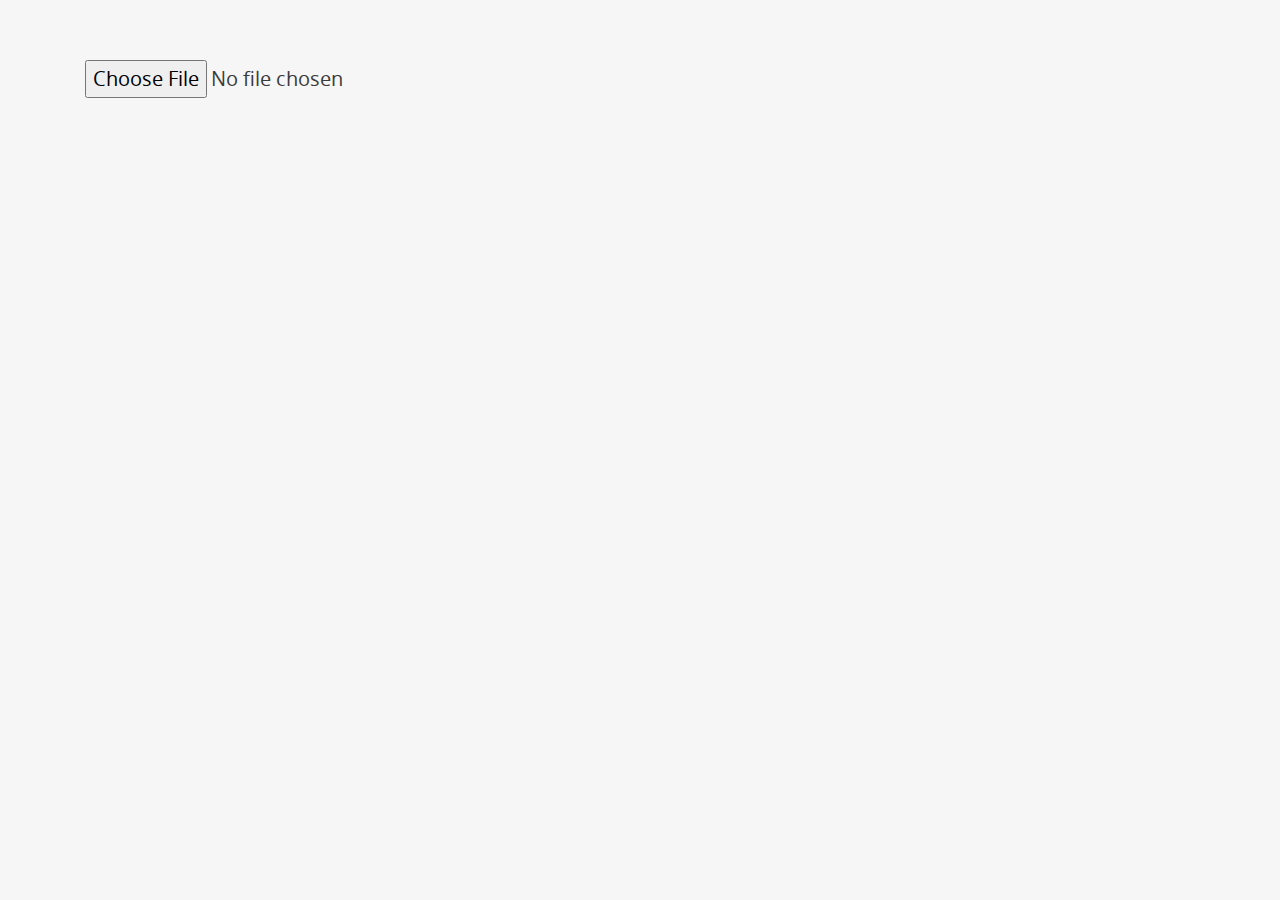
<file: index.html>
<!doctype html>
<html lang="">
<head>

	<meta charset="utf-8">
	<meta http-equiv="x-ua-compatible" content="ie=edge">
	<meta name="viewport" content="width=device-width, initial-scale=1">

	<title>jungerino</title>

	

	<!-- toolkit styles -->
	<link rel="stylesheet" href="assets/toolkit/styles/jungerino-styles.css">
	<!-- /toolkit styles -->

	<!-- demo styles -->
	<link rel="stylesheet" href="assets/toolkit/styles/demo-styles.css">
	<!-- /demo styles -->

</head>
<body>



	
<div class="container responsive-context-full camera-test">

    <input type="file" accept="image/*" capture="camera" />
</div>




	<!-- toolkit scripts -->
	<script src="assets/toolkit/scripts/toolkit.js"></script>
	<!-- /toolkit scripts -->

</body>
</html>
</file>
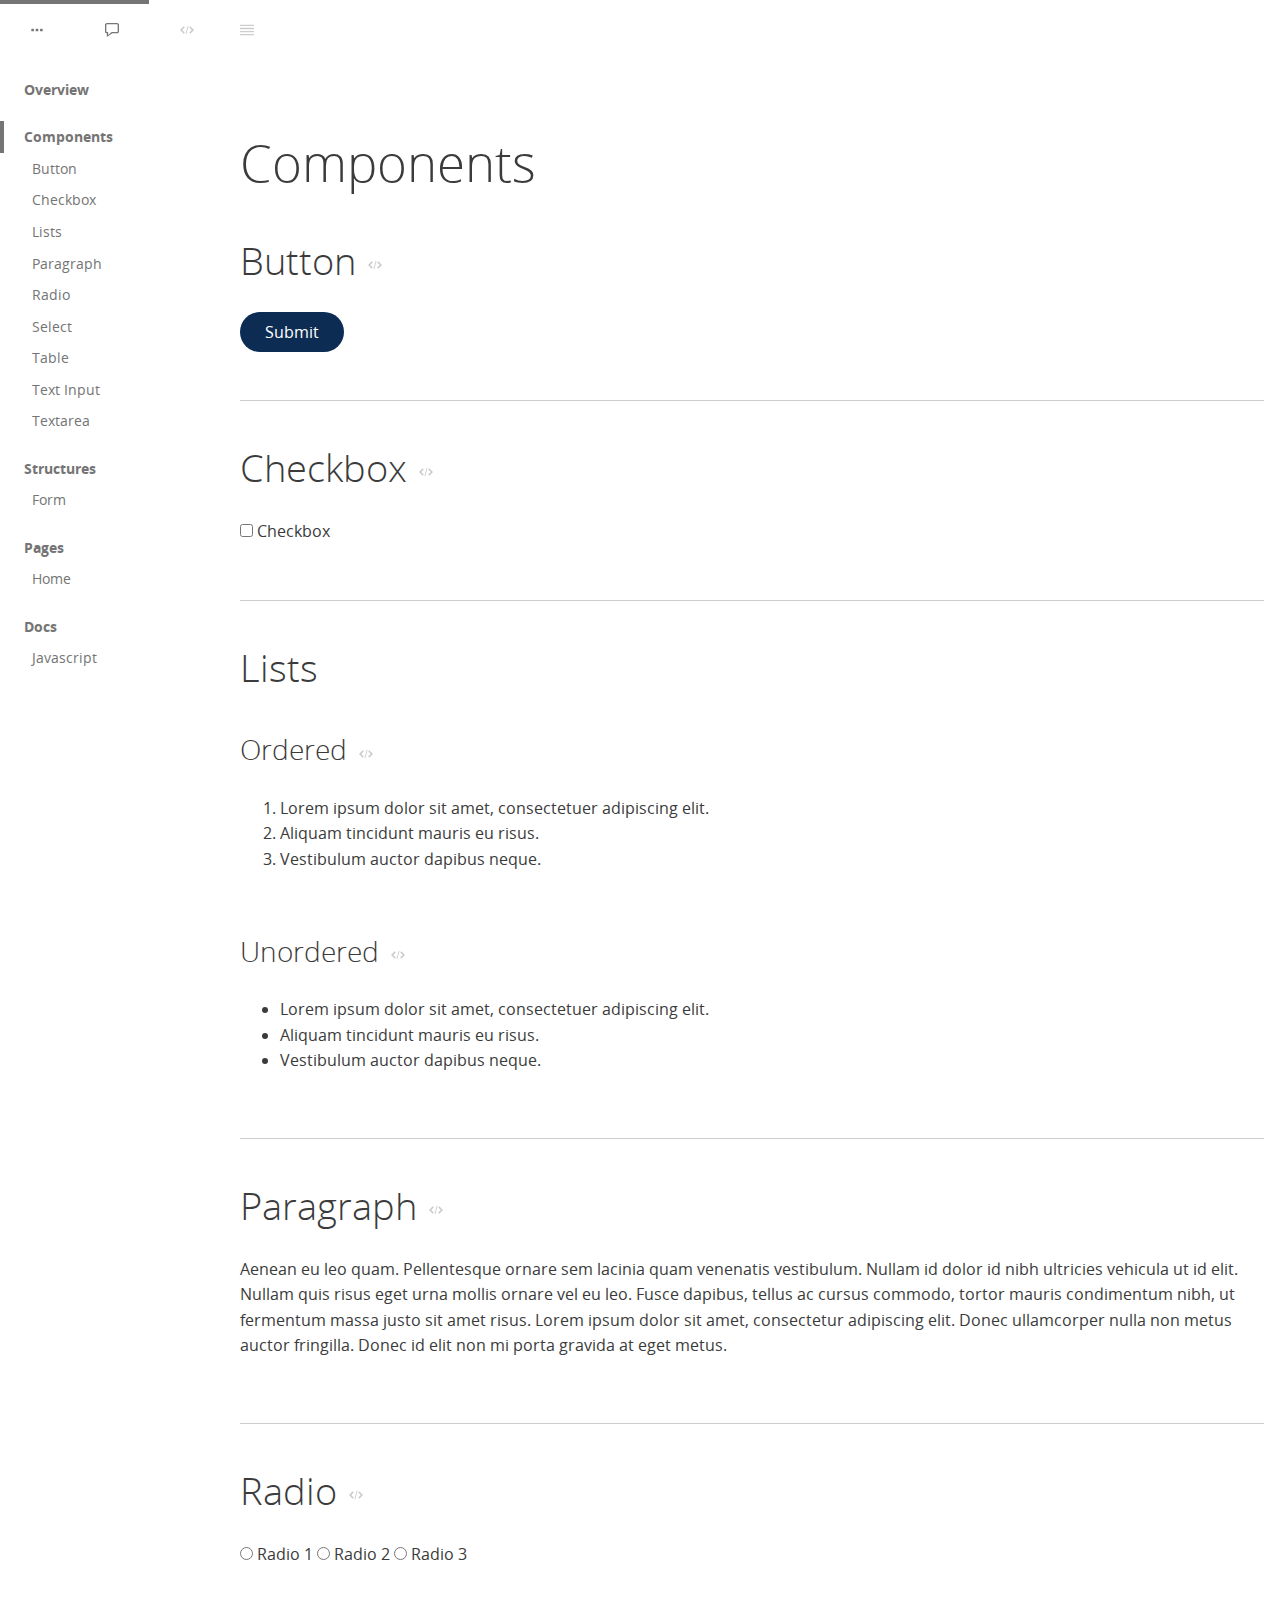
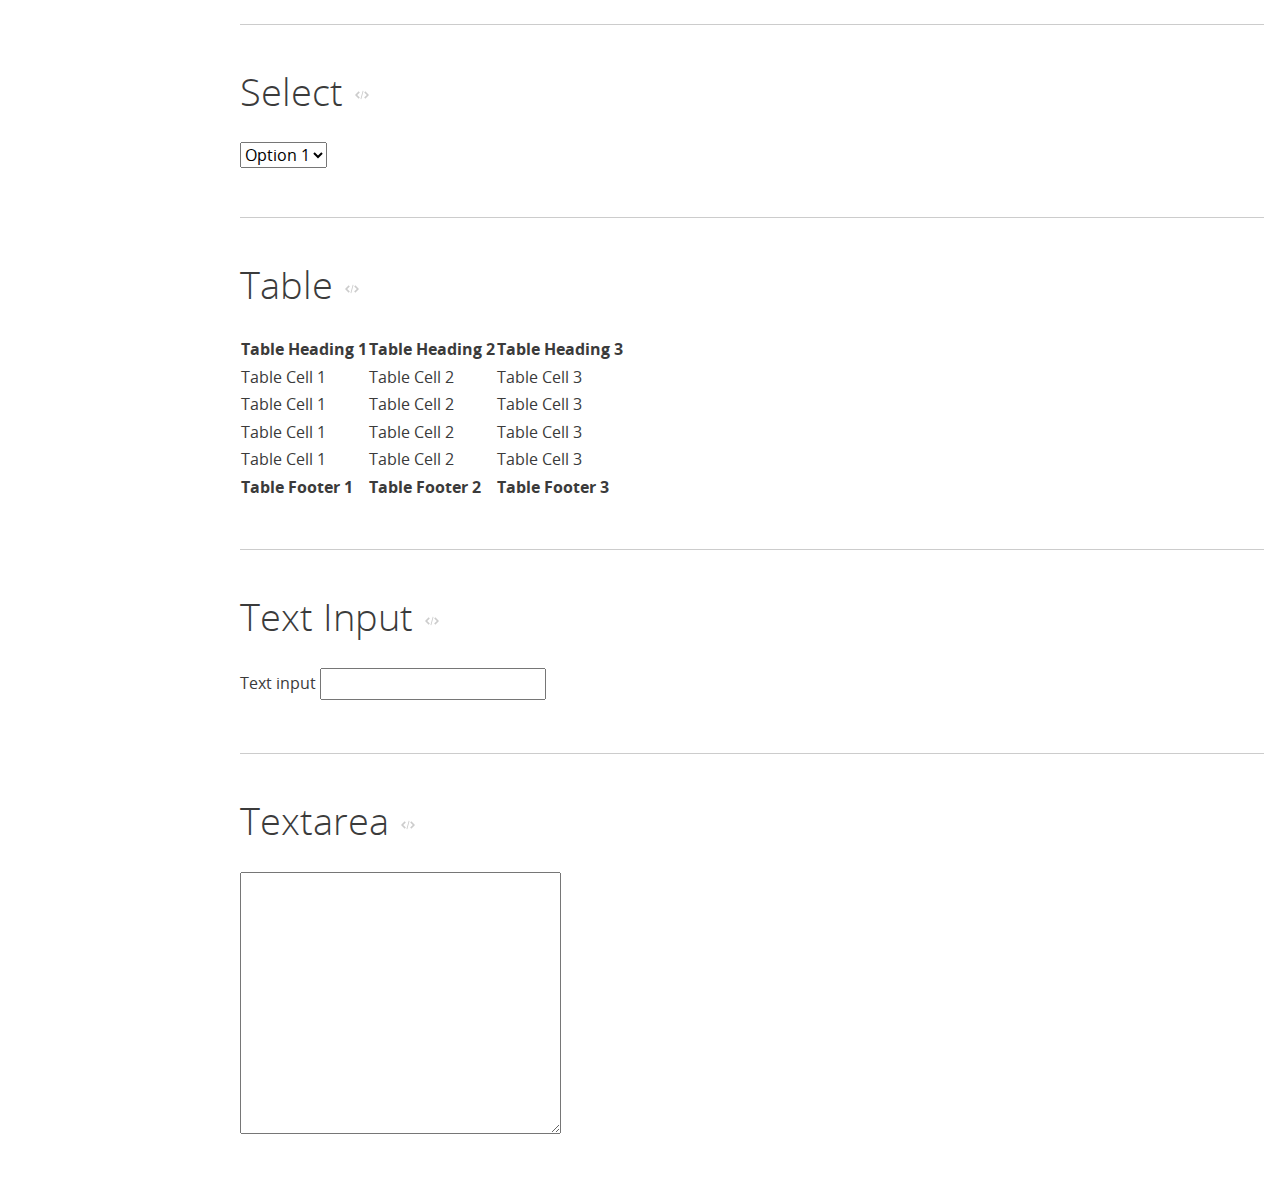
<file: components.html>
<!doctype html>
<html lang="">
<head>

	<meta charset="utf-8">
	<meta http-equiv="x-ua-compatible" content="ie=edge">
	<meta name="viewport" content="width=device-width, initial-scale=1">

	<title></title>

	<link rel="stylesheet" href="assets/fabricator/styles/f.css">

	<!-- toolkit styles -->
	<link rel="stylesheet" href="assets/toolkit/styles/jungerino-styles.css">
	<!-- /toolkit styles -->

</head>
<body>

		<!-- fabricator icons -->
		<svg style="display: none;">
			<symbol id="f-icon-code" viewBox="0 0 512 512">
				<path d="M377.3 121.3l-40.5 40.4 94.4 94.3-94.4 94.3 40.5 40.4L512 256zM134.7 121.3L0 256l134.7 134.7 40.5-40.4L80.8 256l94.4-94.3zM281.8 103.8zM230.183 408.16l-29.233-7.97 80.85-296.484 29.234 7.972z"/>
			</symbol>
			<symbol id="f-icon-notes" viewBox="0 0 512 512">
				<path d="M443.8 0H68.2C30.6 0 0 30.5 0 68v264.2c0 16.6 8.9 29.5 25.9 37.5 15.3 7.2 33.1 8.4 40.1 8.5V512l201.6-134h176.1c37.6 0 68.2-30.3 68.2-67.8V68c.1-37.5-30.5-68-68.1-68zM114 438V330H68.2c-11.1 0-19.2-8.8-19.2-19.8V68c0-11 8.2-20 19.2-20h375.5c11.1 0 19.2 9 19.2 20v242.2c0 11-8.2 19.8-19.2 19.8H244.2L114 438z"/>
			</symbol>
			<symbol id="f-icon-labels" viewBox="0 0 512 512">
				<path d="M304 280c0 13.2-10.8 24-24 24h-48c-13.2 0-24-10.8-24-24v-48c0-13.2 10.8-24 24-24h48c13.2 0 24 10.8 24 24v48zM464 280c0 13.2-10.8 24-24 24h-48c-13.2 0-24-10.8-24-24v-48c0-13.2 10.8-24 24-24h48c13.2 0 24 10.8 24 24v48zM144 280c0 13.2-10.8 24-24 24H72c-13.2 0-24-10.8-24-24v-48c0-13.2 10.8-24 24-24h48c13.2 0 24 10.8 24 24v48z"/>
			</symbol>
			<symbol id="f-icon-menu" viewBox="0 0 512 512">
				<path d="M512 100c0 6.6-5.4 12-12 12H12c-6.6 0-12-5.4-12-12V76c0-6.6 5.4-12 12-12h488c6.6 0 12 5.4 12 12v24zM512 212c0 6.6-5.4 12-12 12H12c-6.6 0-12-5.4-12-12v-24c0-6.6 5.4-12 12-12h488c6.6 0 12 5.4 12 12v24zM512 324c0 6.6-5.4 12-12 12H12c-6.6 0-12-5.4-12-12v-24c0-6.6 5.4-12 12-12h488c6.6 0 12 5.4 12 12v24zM512 436c0 6.6-5.4 12-12 12H12c-6.6 0-12-5.4-12-12v-24c0-6.6 5.4-12 12-12h488c6.6 0 12 5.4 12 12v24z"/>
			</symbol>
			<symbol id="f-icon-settings" viewBox="0 0 512 512">
				<path d="M256 377.3c-67.5 0-121.6-53.9-121.6-121.3s54-121.3 121.6-121.3S377.6 188.6 377.6 256 323.5 377.3 256 377.3zm0-215.6c-52.7 0-94.6 41.8-94.6 94.3s41.9 94.3 94.6 94.3 94.6-41.8 94.6-94.3-41.9-94.3-94.6-94.3zM293.2 512h-72.9L200 450c-13.5-4-27-9.4-39.2-16.2l-59.4 29.6L50 412.3 79.7 353c-6.8-12.1-12.2-25.6-16.2-39.1L0 292.4v-72.8l62.1-20.2c4.1-13.5 9.5-26.9 16.2-39.1L48.6 101 100 49.9l59.4 29.6c12.2-6.7 25.7-12.1 39.2-16.2L220.2 0h72.9l20.3 62c13.5 4 27 9.4 39.2 16.2L412 48.5l51.3 51.2-29.7 59.3c6.8 12.1 12.2 25.6 16.2 39.1l62.1 20.2V291l-62.1 20.2c-4.1 13.5-9.5 26.9-16.2 39.1l29.7 59.3-51.3 51.2-59.4-29.6c-12.2 6.7-25.7 12.1-39.2 16.2L293.2 512zm-54.1-26.9h35.1l18.9-57.9 6.8-1.3c16.2-4 31.1-10.8 45.9-18.9l6.8-4 54 26.9 24.3-24.3-27-53.9 4.1-6.7c8.1-13.5 14.9-29.6 18.9-45.8l1.4-6.7 58.1-18.9v-35l-58.1-18.9-1.4-6.7c-4.1-16.2-10.8-31-18.9-45.8l-4.1-6.7 27-53.9-24.3-24.3-54 26.9-6.8-4c-14.8-8.2-29.7-14.9-45.9-19l-6.8-1.3L274.2 27h-35.1l-18.9 57.9-6.8 1.3c-16.2 4-31.1 10.8-45.9 18.9l-6.8 4-54-26.9-24.3 24.3 27 53.9-4.1 6.7c-8.1 13.5-14.9 29.6-18.9 45.8l-1.4 6.7-58 18.9v35l58.1 18.9 1.4 6.7c4.1 16.2 10.8 31 18.9 45.8l4.1 6.7-27 53.9 24.3 24.3 54-26.9 6.8 4c14.9 8.1 29.7 14.8 45.9 18.9l6.8 1.3 18.8 58z"/>
			</symbol>
		</svg>
		<!-- /fabricator icons -->
		<!-- fabricator menu -->
		<div class="f-menu">
		
			<div class="f-controls">
				<div class="f-control f-global-control" data-f-toggle-control="labels" title="Toggle Labels">
					<svg>
						<use xlink:href="#f-icon-labels" />
					</svg>
				</div>
				<div class="f-control f-global-control" data-f-toggle-control="notes" title="Toggle Notes">
					<svg>
						<use xlink:href="#f-icon-notes" />
					</svg>
				</div>
				<div class="f-control f-global-control" data-f-toggle-control="code" title="Toggle Code">
					<svg>
						<use xlink:href="#f-icon-code" />
					</svg>
				</div>
			</div>
		
			<ul>
		
				<li>
					<a href="index.html" class="f-menu__heading">Overview</a>
				</li>
		
				<li>
					<a href="components.html" class="f-menu__heading">Components</a>
					<ul>
						<li>
							<a href="components.html#button">Button</a>
						</li>
						<li>
							<a href="components.html#checkbox">Checkbox</a>
						</li>
						<li>
							<a href="components.html#lists">Lists</a>
						</li>
						<li>
							<a href="components.html#paragraph">Paragraph</a>
						</li>
						<li>
							<a href="components.html#radio">Radio</a>
						</li>
						<li>
							<a href="components.html#select">Select</a>
						</li>
						<li>
							<a href="components.html#table">Table</a>
						</li>
						<li>
							<a href="components.html#text-input">Text Input</a>
						</li>
						<li>
							<a href="components.html#textarea">Textarea</a>
						</li>
					</ul>
				</li>
				<li>
					<a href="structures.html" class="f-menu__heading">Structures</a>
					<ul>
						<li>
							<a href="structures.html#form">Form</a>
						</li>
					</ul>
				</li>
		
				<li>
					<a href="pages.html" class="f-menu__heading">Pages</a>
					<ul>
						<li>
							<a href="pages/home.html" target="_blank">Home</a>
						</li>
					</ul>
				</li>
		
				<li>
					<a href="docs.html" class="f-menu__heading">Docs</a>
					<ul>
						<li>
							<a href="docs.html#javascript">Javascript</a>
						</li>
					</ul>
				</li>
		
			</ul>
		
		
		</div>
		<!-- /fabricator menu -->
		<div class="f-container">
			<div class="f-control-bar">
				<div class="f-control f-menu-toggle">
					<svg>
						<use xlink:href="#f-icon-menu" />
					</svg>
				</div>
			</div>


	
<h1 data-f-toggle="labels">Components</h1>


<div class="f-item-group" id="button">

	<div class="f-item-heading-group" data-f-toggle="labels">
		<h2 class="f-item-heading">Button</h2>
		<div class="f-item-controls">
			<span class="f-control f-icon" data-f-toggle-control="code" title="Toggle Code">
				<svg>
					<use xlink:href="#f-icon-code" />
				</svg>
			</span>
		</div>
	</div><div class="f-item-preview">
	<button class="btn btn-oval">Submit</button>
</div>
<div class="f-item-code f-item-hidden" data-f-toggle="code">
	<pre><code class="language-markup">&lt;button class&#x3D;&quot;btn btn-oval&quot;&gt;Submit&lt;/button&gt;</code></pre>
</div>


</div>


<div class="f-item-group" id="checkbox">

	<div class="f-item-heading-group" data-f-toggle="labels">
		<h2 class="f-item-heading">Checkbox</h2>
		<div class="f-item-controls">
			<span class="f-control f-icon" data-f-toggle-control="code" title="Toggle Code">
				<svg>
					<use xlink:href="#f-icon-code" />
				</svg>
			</span>
		</div>
	</div><div class="f-item-preview">
	<label>
	<input type="checkbox" /> Checkbox
</label>
</div>
<div class="f-item-code f-item-hidden" data-f-toggle="code">
	<pre><code class="language-markup">&lt;label&gt;
	&lt;input type&#x3D;&quot;checkbox&quot; /&gt; Checkbox
&lt;/label&gt;</code></pre>
</div>


</div>


<div class="f-item-group" id="lists">

	<div class="f-item-heading-group">
		<h2 class="f-item-heading" data-f-toggle="labels">Lists</h2>
	</div>
		<div class="f-item-group" id="lists.ordered">
			<div class="f-item-heading-group" data-f-toggle="labels">
				<h3 class="f-item-heading">Ordered</h3>
				<div class="f-item-controls">
					<span class="f-control f-icon" data-f-toggle-control="code" title="Toggle Code">
						<svg>
							<use xlink:href="#f-icon-code" />
						</svg>
					</span>
				</div>
			</div><div class="f-item-preview">
	<ol>
	<li>Lorem ipsum dolor sit amet, consectetuer adipiscing elit.</li>
	<li>Aliquam tincidunt mauris eu risus.</li>
	<li>Vestibulum auctor dapibus neque.</li>
</ol>
</div>
<div class="f-item-code f-item-hidden" data-f-toggle="code">
	<pre><code class="language-markup">&lt;ol&gt;
	&lt;li&gt;Lorem ipsum dolor sit amet, consectetuer adipiscing elit.&lt;/li&gt;
	&lt;li&gt;Aliquam tincidunt mauris eu risus.&lt;/li&gt;
	&lt;li&gt;Vestibulum auctor dapibus neque.&lt;/li&gt;
&lt;/ol&gt;</code></pre>
</div>

		</div>
		<div class="f-item-group" id="lists.unordered">
			<div class="f-item-heading-group" data-f-toggle="labels">
				<h3 class="f-item-heading">Unordered</h3>
				<div class="f-item-controls">
					<span class="f-control f-icon" data-f-toggle-control="code" title="Toggle Code">
						<svg>
							<use xlink:href="#f-icon-code" />
						</svg>
					</span>
				</div>
			</div><div class="f-item-preview">
	<ul>
	<li>Lorem ipsum dolor sit amet, consectetuer adipiscing elit.</li>
	<li>Aliquam tincidunt mauris eu risus.</li>
	<li>Vestibulum auctor dapibus neque.</li>
</ul>
</div>
<div class="f-item-code f-item-hidden" data-f-toggle="code">
	<pre><code class="language-markup">&lt;ul&gt;
	&lt;li&gt;Lorem ipsum dolor sit amet, consectetuer adipiscing elit.&lt;/li&gt;
	&lt;li&gt;Aliquam tincidunt mauris eu risus.&lt;/li&gt;
	&lt;li&gt;Vestibulum auctor dapibus neque.&lt;/li&gt;
&lt;/ul&gt;</code></pre>
</div>

		</div>

</div>


<div class="f-item-group" id="paragraph">

	<div class="f-item-heading-group" data-f-toggle="labels">
		<h2 class="f-item-heading">Paragraph</h2>
		<div class="f-item-controls">
			<span class="f-control f-icon" data-f-toggle-control="code" title="Toggle Code">
				<svg>
					<use xlink:href="#f-icon-code" />
				</svg>
			</span>
		</div>
	</div><div class="f-item-preview">
	<p>Aenean eu leo quam. Pellentesque ornare sem lacinia quam venenatis vestibulum. Nullam id dolor id nibh ultricies vehicula ut id elit. Nullam quis risus eget urna mollis ornare vel eu leo. Fusce dapibus, tellus ac cursus commodo, tortor mauris condimentum nibh, ut fermentum massa justo sit amet risus. Lorem ipsum dolor sit amet, consectetur adipiscing elit. Donec ullamcorper nulla non metus auctor fringilla. Donec id elit non mi porta gravida at eget metus.</p>
</div>
<div class="f-item-code f-item-hidden" data-f-toggle="code">
	<pre><code class="language-markup">&lt;p&gt;Aenean eu leo quam. Pellentesque ornare sem lacinia quam venenatis vestibulum. Nullam id dolor id nibh ultricies vehicula ut id elit. Nullam quis risus eget urna mollis ornare vel eu leo. Fusce dapibus, tellus ac cursus commodo, tortor mauris condimentum nibh, ut fermentum massa justo sit amet risus. Lorem ipsum dolor sit amet, consectetur adipiscing elit. Donec ullamcorper nulla non metus auctor fringilla. Donec id elit non mi porta gravida at eget metus.&lt;/p&gt;</code></pre>
</div>


</div>


<div class="f-item-group" id="radio">

	<div class="f-item-heading-group" data-f-toggle="labels">
		<h2 class="f-item-heading">Radio</h2>
		<div class="f-item-controls">
			<span class="f-control f-icon" data-f-toggle-control="code" title="Toggle Code">
				<svg>
					<use xlink:href="#f-icon-code" />
				</svg>
			</span>
		</div>
	</div><div class="f-item-preview">
	<label>
	<input type="radio" name="groupName" id="radio1" /> Radio 1
</label>

<label>
	<input type="radio" name="groupName" id="radio2" /> Radio 2
</label>

<label>
	<input type="radio" name="groupName" id="radio3" /> Radio 3
</label>
</div>
<div class="f-item-code f-item-hidden" data-f-toggle="code">
	<pre><code class="language-markup">&lt;label&gt;
	&lt;input type&#x3D;&quot;radio&quot; name&#x3D;&quot;groupName&quot; id&#x3D;&quot;radio1&quot; /&gt; Radio 1
&lt;/label&gt;

&lt;label&gt;
	&lt;input type&#x3D;&quot;radio&quot; name&#x3D;&quot;groupName&quot; id&#x3D;&quot;radio2&quot; /&gt; Radio 2
&lt;/label&gt;

&lt;label&gt;
	&lt;input type&#x3D;&quot;radio&quot; name&#x3D;&quot;groupName&quot; id&#x3D;&quot;radio3&quot; /&gt; Radio 3
&lt;/label&gt;</code></pre>
</div>


</div>


<div class="f-item-group" id="select">

	<div class="f-item-heading-group" data-f-toggle="labels">
		<h2 class="f-item-heading">Select</h2>
		<div class="f-item-controls">
			<span class="f-control f-icon" data-f-toggle-control="code" title="Toggle Code">
				<svg>
					<use xlink:href="#f-icon-code" />
				</svg>
			</span>
		</div>
	</div><div class="f-item-preview">
	<select name="" id="">
	<option value="">Option 1</option>
	<option value="">Option 2</option>
	<option value="">Option 3</option>
	<option value="">Option 4</option>
	<option value="">Option 5</option>
</select>
</div>
<div class="f-item-code f-item-hidden" data-f-toggle="code">
	<pre><code class="language-markup">&lt;select name&#x3D;&quot;&quot; id&#x3D;&quot;&quot;&gt;
	&lt;option value&#x3D;&quot;&quot;&gt;Option 1&lt;/option&gt;
	&lt;option value&#x3D;&quot;&quot;&gt;Option 2&lt;/option&gt;
	&lt;option value&#x3D;&quot;&quot;&gt;Option 3&lt;/option&gt;
	&lt;option value&#x3D;&quot;&quot;&gt;Option 4&lt;/option&gt;
	&lt;option value&#x3D;&quot;&quot;&gt;Option 5&lt;/option&gt;
&lt;/select&gt;</code></pre>
</div>


</div>


<div class="f-item-group" id="table">

	<div class="f-item-heading-group" data-f-toggle="labels">
		<h2 class="f-item-heading">Table</h2>
		<div class="f-item-controls">
			<span class="f-control f-icon" data-f-toggle-control="code" title="Toggle Code">
				<svg>
					<use xlink:href="#f-icon-code" />
				</svg>
			</span>
		</div>
	</div><div class="f-item-preview">
	<table>
	<thead>
		<tr>
			<th>Table Heading 1</th>
			<th>Table Heading 2</th>
			<th>Table Heading 3</th>
		</tr>
	</thead>
	<tfoot>
		<tr>
			<th>Table Footer 1</th>
			<th>Table Footer 2</th>
			<th>Table Footer 3</th>
		</tr>
	</tfoot>
	<tbody>
		<tr>
			<td>Table Cell 1</td>
			<td>Table Cell 2</td>
			<td>Table Cell 3</td>
		</tr>
		<tr>
			<td>Table Cell 1</td>
			<td>Table Cell 2</td>
			<td>Table Cell 3</td>
		</tr>
		<tr>
			<td>Table Cell 1</td>
			<td>Table Cell 2</td>
			<td>Table Cell 3</td>
		</tr>
		<tr>
			<td>Table Cell 1</td>
			<td>Table Cell 2</td>
			<td>Table Cell 3</td>
		</tr>
	</tbody>
</table>
</div>
<div class="f-item-code f-item-hidden" data-f-toggle="code">
	<pre><code class="language-markup">&lt;table&gt;
	&lt;thead&gt;
		&lt;tr&gt;
			&lt;th&gt;Table Heading 1&lt;/th&gt;
			&lt;th&gt;Table Heading 2&lt;/th&gt;
			&lt;th&gt;Table Heading 3&lt;/th&gt;
		&lt;/tr&gt;
	&lt;/thead&gt;
	&lt;tfoot&gt;
		&lt;tr&gt;
			&lt;th&gt;Table Footer 1&lt;/th&gt;
			&lt;th&gt;Table Footer 2&lt;/th&gt;
			&lt;th&gt;Table Footer 3&lt;/th&gt;
		&lt;/tr&gt;
	&lt;/tfoot&gt;
	&lt;tbody&gt;
		&lt;tr&gt;
			&lt;td&gt;Table Cell 1&lt;/td&gt;
			&lt;td&gt;Table Cell 2&lt;/td&gt;
			&lt;td&gt;Table Cell 3&lt;/td&gt;
		&lt;/tr&gt;
		&lt;tr&gt;
			&lt;td&gt;Table Cell 1&lt;/td&gt;
			&lt;td&gt;Table Cell 2&lt;/td&gt;
			&lt;td&gt;Table Cell 3&lt;/td&gt;
		&lt;/tr&gt;
		&lt;tr&gt;
			&lt;td&gt;Table Cell 1&lt;/td&gt;
			&lt;td&gt;Table Cell 2&lt;/td&gt;
			&lt;td&gt;Table Cell 3&lt;/td&gt;
		&lt;/tr&gt;
		&lt;tr&gt;
			&lt;td&gt;Table Cell 1&lt;/td&gt;
			&lt;td&gt;Table Cell 2&lt;/td&gt;
			&lt;td&gt;Table Cell 3&lt;/td&gt;
		&lt;/tr&gt;
	&lt;/tbody&gt;
&lt;/table&gt;</code></pre>
</div>


</div>


<div class="f-item-group" id="text-input">

	<div class="f-item-heading-group" data-f-toggle="labels">
		<h2 class="f-item-heading">Text Input</h2>
		<div class="f-item-controls">
			<span class="f-control f-icon" data-f-toggle-control="code" title="Toggle Code">
				<svg>
					<use xlink:href="#f-icon-code" />
				</svg>
			</span>
		</div>
	</div><div class="f-item-preview">
	<label for="textInput">Text input</label>
<input type="text" id="textInput" />
</div>
<div class="f-item-code f-item-hidden" data-f-toggle="code">
	<pre><code class="language-markup">&lt;label for&#x3D;&quot;textInput&quot;&gt;Text input&lt;/label&gt;
&lt;input type&#x3D;&quot;text&quot; id&#x3D;&quot;textInput&quot; /&gt;</code></pre>
</div>


</div>


<div class="f-item-group" id="textarea">

	<div class="f-item-heading-group" data-f-toggle="labels">
		<h2 class="f-item-heading">Textarea</h2>
		<div class="f-item-controls">
			<span class="f-control f-icon" data-f-toggle-control="code" title="Toggle Code">
				<svg>
					<use xlink:href="#f-icon-code" />
				</svg>
			</span>
		</div>
	</div><div class="f-item-preview">
	<textarea name="" id="" cols="30" rows="10"></textarea>
</div>
<div class="f-item-code f-item-hidden" data-f-toggle="code">
	<pre><code class="language-markup">&lt;textarea name&#x3D;&quot;&quot; id&#x3D;&quot;&quot; cols&#x3D;&quot;30&quot; rows&#x3D;&quot;10&quot;&gt;&lt;/textarea&gt;</code></pre>
</div>


</div>




		</div>
	<script src="assets/fabricator/scripts/f.js"></script>

	<!-- toolkit scripts -->
	<script src="assets/toolkit/scripts/toolkit.js"></script>
	<!-- /toolkit scripts -->

</body>
</html>
</file>
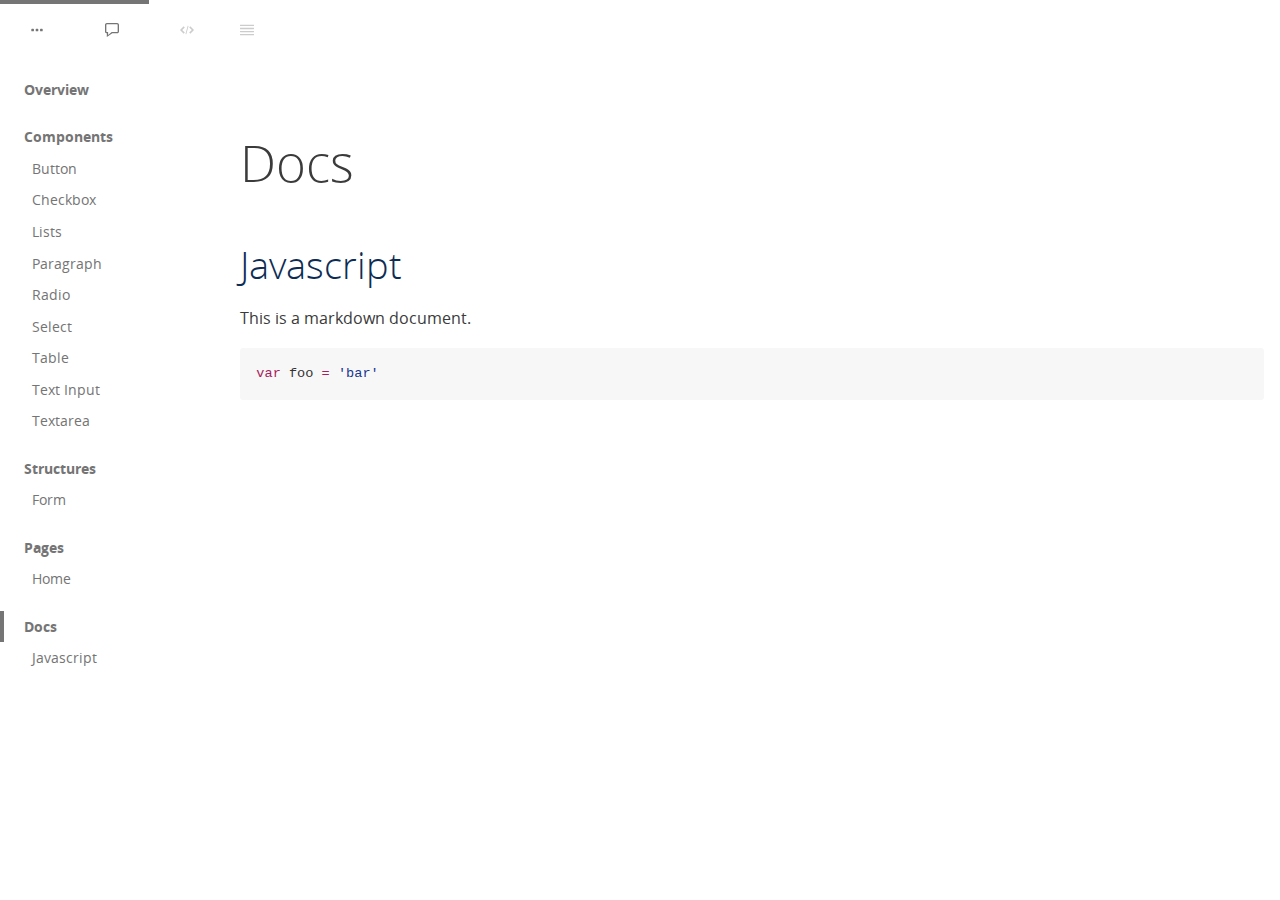
<file: docs.html>
<!doctype html>
<html lang="">
<head>

	<meta charset="utf-8">
	<meta http-equiv="x-ua-compatible" content="ie=edge">
	<meta name="viewport" content="width=device-width, initial-scale=1">

	<title></title>

	<link rel="stylesheet" href="assets/fabricator/styles/f.css">

	<!-- toolkit styles -->
	<link rel="stylesheet" href="assets/toolkit/styles/jungerino-styles.css">
	<!-- /toolkit styles -->

</head>
<body>

		<!-- fabricator icons -->
		<svg style="display: none;">
			<symbol id="f-icon-code" viewBox="0 0 512 512">
				<path d="M377.3 121.3l-40.5 40.4 94.4 94.3-94.4 94.3 40.5 40.4L512 256zM134.7 121.3L0 256l134.7 134.7 40.5-40.4L80.8 256l94.4-94.3zM281.8 103.8zM230.183 408.16l-29.233-7.97 80.85-296.484 29.234 7.972z"/>
			</symbol>
			<symbol id="f-icon-notes" viewBox="0 0 512 512">
				<path d="M443.8 0H68.2C30.6 0 0 30.5 0 68v264.2c0 16.6 8.9 29.5 25.9 37.5 15.3 7.2 33.1 8.4 40.1 8.5V512l201.6-134h176.1c37.6 0 68.2-30.3 68.2-67.8V68c.1-37.5-30.5-68-68.1-68zM114 438V330H68.2c-11.1 0-19.2-8.8-19.2-19.8V68c0-11 8.2-20 19.2-20h375.5c11.1 0 19.2 9 19.2 20v242.2c0 11-8.2 19.8-19.2 19.8H244.2L114 438z"/>
			</symbol>
			<symbol id="f-icon-labels" viewBox="0 0 512 512">
				<path d="M304 280c0 13.2-10.8 24-24 24h-48c-13.2 0-24-10.8-24-24v-48c0-13.2 10.8-24 24-24h48c13.2 0 24 10.8 24 24v48zM464 280c0 13.2-10.8 24-24 24h-48c-13.2 0-24-10.8-24-24v-48c0-13.2 10.8-24 24-24h48c13.2 0 24 10.8 24 24v48zM144 280c0 13.2-10.8 24-24 24H72c-13.2 0-24-10.8-24-24v-48c0-13.2 10.8-24 24-24h48c13.2 0 24 10.8 24 24v48z"/>
			</symbol>
			<symbol id="f-icon-menu" viewBox="0 0 512 512">
				<path d="M512 100c0 6.6-5.4 12-12 12H12c-6.6 0-12-5.4-12-12V76c0-6.6 5.4-12 12-12h488c6.6 0 12 5.4 12 12v24zM512 212c0 6.6-5.4 12-12 12H12c-6.6 0-12-5.4-12-12v-24c0-6.6 5.4-12 12-12h488c6.6 0 12 5.4 12 12v24zM512 324c0 6.6-5.4 12-12 12H12c-6.6 0-12-5.4-12-12v-24c0-6.6 5.4-12 12-12h488c6.6 0 12 5.4 12 12v24zM512 436c0 6.6-5.4 12-12 12H12c-6.6 0-12-5.4-12-12v-24c0-6.6 5.4-12 12-12h488c6.6 0 12 5.4 12 12v24z"/>
			</symbol>
			<symbol id="f-icon-settings" viewBox="0 0 512 512">
				<path d="M256 377.3c-67.5 0-121.6-53.9-121.6-121.3s54-121.3 121.6-121.3S377.6 188.6 377.6 256 323.5 377.3 256 377.3zm0-215.6c-52.7 0-94.6 41.8-94.6 94.3s41.9 94.3 94.6 94.3 94.6-41.8 94.6-94.3-41.9-94.3-94.6-94.3zM293.2 512h-72.9L200 450c-13.5-4-27-9.4-39.2-16.2l-59.4 29.6L50 412.3 79.7 353c-6.8-12.1-12.2-25.6-16.2-39.1L0 292.4v-72.8l62.1-20.2c4.1-13.5 9.5-26.9 16.2-39.1L48.6 101 100 49.9l59.4 29.6c12.2-6.7 25.7-12.1 39.2-16.2L220.2 0h72.9l20.3 62c13.5 4 27 9.4 39.2 16.2L412 48.5l51.3 51.2-29.7 59.3c6.8 12.1 12.2 25.6 16.2 39.1l62.1 20.2V291l-62.1 20.2c-4.1 13.5-9.5 26.9-16.2 39.1l29.7 59.3-51.3 51.2-59.4-29.6c-12.2 6.7-25.7 12.1-39.2 16.2L293.2 512zm-54.1-26.9h35.1l18.9-57.9 6.8-1.3c16.2-4 31.1-10.8 45.9-18.9l6.8-4 54 26.9 24.3-24.3-27-53.9 4.1-6.7c8.1-13.5 14.9-29.6 18.9-45.8l1.4-6.7 58.1-18.9v-35l-58.1-18.9-1.4-6.7c-4.1-16.2-10.8-31-18.9-45.8l-4.1-6.7 27-53.9-24.3-24.3-54 26.9-6.8-4c-14.8-8.2-29.7-14.9-45.9-19l-6.8-1.3L274.2 27h-35.1l-18.9 57.9-6.8 1.3c-16.2 4-31.1 10.8-45.9 18.9l-6.8 4-54-26.9-24.3 24.3 27 53.9-4.1 6.7c-8.1 13.5-14.9 29.6-18.9 45.8l-1.4 6.7-58 18.9v35l58.1 18.9 1.4 6.7c4.1 16.2 10.8 31 18.9 45.8l4.1 6.7-27 53.9 24.3 24.3 54-26.9 6.8 4c14.9 8.1 29.7 14.8 45.9 18.9l6.8 1.3 18.8 58z"/>
			</symbol>
		</svg>
		<!-- /fabricator icons -->
		<!-- fabricator menu -->
		<div class="f-menu">
		
			<div class="f-controls">
				<div class="f-control f-global-control" data-f-toggle-control="labels" title="Toggle Labels">
					<svg>
						<use xlink:href="#f-icon-labels" />
					</svg>
				</div>
				<div class="f-control f-global-control" data-f-toggle-control="notes" title="Toggle Notes">
					<svg>
						<use xlink:href="#f-icon-notes" />
					</svg>
				</div>
				<div class="f-control f-global-control" data-f-toggle-control="code" title="Toggle Code">
					<svg>
						<use xlink:href="#f-icon-code" />
					</svg>
				</div>
			</div>
		
			<ul>
		
				<li>
					<a href="index.html" class="f-menu__heading">Overview</a>
				</li>
		
				<li>
					<a href="components.html" class="f-menu__heading">Components</a>
					<ul>
						<li>
							<a href="components.html#button">Button</a>
						</li>
						<li>
							<a href="components.html#checkbox">Checkbox</a>
						</li>
						<li>
							<a href="components.html#lists">Lists</a>
						</li>
						<li>
							<a href="components.html#paragraph">Paragraph</a>
						</li>
						<li>
							<a href="components.html#radio">Radio</a>
						</li>
						<li>
							<a href="components.html#select">Select</a>
						</li>
						<li>
							<a href="components.html#table">Table</a>
						</li>
						<li>
							<a href="components.html#text-input">Text Input</a>
						</li>
						<li>
							<a href="components.html#textarea">Textarea</a>
						</li>
					</ul>
				</li>
				<li>
					<a href="structures.html" class="f-menu__heading">Structures</a>
					<ul>
						<li>
							<a href="structures.html#form">Form</a>
						</li>
					</ul>
				</li>
		
				<li>
					<a href="pages.html" class="f-menu__heading">Pages</a>
					<ul>
						<li>
							<a href="pages/home.html" target="_blank">Home</a>
						</li>
					</ul>
				</li>
		
				<li>
					<a href="docs.html" class="f-menu__heading">Docs</a>
					<ul>
						<li>
							<a href="docs.html#javascript">Javascript</a>
						</li>
					</ul>
				</li>
		
			</ul>
		
		
		</div>
		<!-- /fabricator menu -->
		<div class="f-container">
			<div class="f-control-bar">
				<div class="f-control f-menu-toggle">
					<svg>
						<use xlink:href="#f-icon-menu" />
					</svg>
				</div>
			</div>


	
<h1 data-f-toggle="labels">Docs</h1>


	<div class="f-item-group">
		<h2 id="javascript"><a href="#javascript">Javascript</a></h2>
		<p>This is a markdown document.</p>
<pre><code class="language-javascript">var foo = 'bar'
</code></pre>

	</div>




		</div>
	<script src="assets/fabricator/scripts/f.js"></script>

	<!-- toolkit scripts -->
	<script src="assets/toolkit/scripts/toolkit.js"></script>
	<!-- /toolkit scripts -->

</body>
</html>
</file>
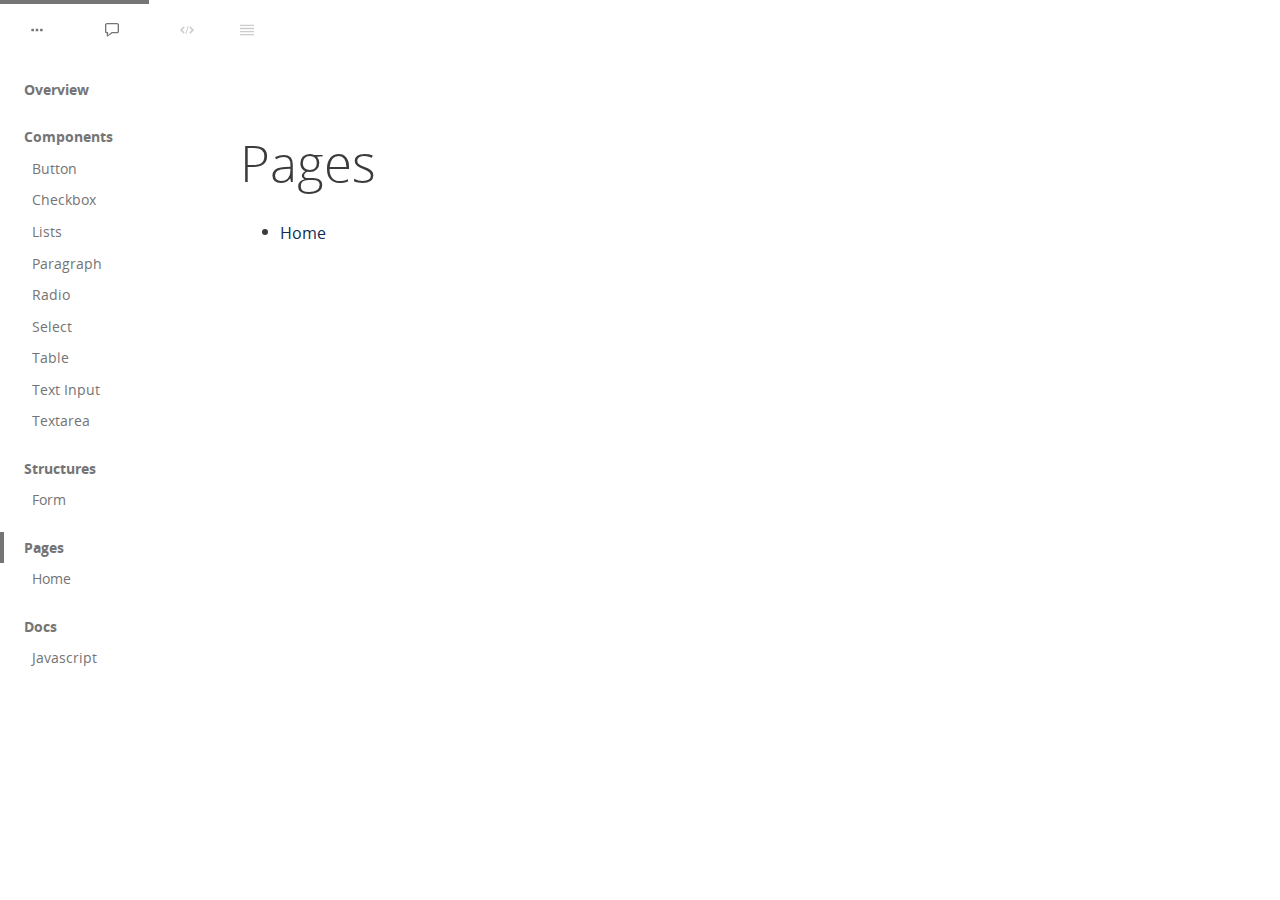
<file: pages.html>
<!doctype html>
<html lang="">
<head>

	<meta charset="utf-8">
	<meta http-equiv="x-ua-compatible" content="ie=edge">
	<meta name="viewport" content="width=device-width, initial-scale=1">

	<title></title>

	<link rel="stylesheet" href="assets/fabricator/styles/f.css">

	<!-- toolkit styles -->
	<link rel="stylesheet" href="assets/toolkit/styles/jungerino-styles.css">
	<!-- /toolkit styles -->

</head>
<body>

		<!-- fabricator icons -->
		<svg style="display: none;">
			<symbol id="f-icon-code" viewBox="0 0 512 512">
				<path d="M377.3 121.3l-40.5 40.4 94.4 94.3-94.4 94.3 40.5 40.4L512 256zM134.7 121.3L0 256l134.7 134.7 40.5-40.4L80.8 256l94.4-94.3zM281.8 103.8zM230.183 408.16l-29.233-7.97 80.85-296.484 29.234 7.972z"/>
			</symbol>
			<symbol id="f-icon-notes" viewBox="0 0 512 512">
				<path d="M443.8 0H68.2C30.6 0 0 30.5 0 68v264.2c0 16.6 8.9 29.5 25.9 37.5 15.3 7.2 33.1 8.4 40.1 8.5V512l201.6-134h176.1c37.6 0 68.2-30.3 68.2-67.8V68c.1-37.5-30.5-68-68.1-68zM114 438V330H68.2c-11.1 0-19.2-8.8-19.2-19.8V68c0-11 8.2-20 19.2-20h375.5c11.1 0 19.2 9 19.2 20v242.2c0 11-8.2 19.8-19.2 19.8H244.2L114 438z"/>
			</symbol>
			<symbol id="f-icon-labels" viewBox="0 0 512 512">
				<path d="M304 280c0 13.2-10.8 24-24 24h-48c-13.2 0-24-10.8-24-24v-48c0-13.2 10.8-24 24-24h48c13.2 0 24 10.8 24 24v48zM464 280c0 13.2-10.8 24-24 24h-48c-13.2 0-24-10.8-24-24v-48c0-13.2 10.8-24 24-24h48c13.2 0 24 10.8 24 24v48zM144 280c0 13.2-10.8 24-24 24H72c-13.2 0-24-10.8-24-24v-48c0-13.2 10.8-24 24-24h48c13.2 0 24 10.8 24 24v48z"/>
			</symbol>
			<symbol id="f-icon-menu" viewBox="0 0 512 512">
				<path d="M512 100c0 6.6-5.4 12-12 12H12c-6.6 0-12-5.4-12-12V76c0-6.6 5.4-12 12-12h488c6.6 0 12 5.4 12 12v24zM512 212c0 6.6-5.4 12-12 12H12c-6.6 0-12-5.4-12-12v-24c0-6.6 5.4-12 12-12h488c6.6 0 12 5.4 12 12v24zM512 324c0 6.6-5.4 12-12 12H12c-6.6 0-12-5.4-12-12v-24c0-6.6 5.4-12 12-12h488c6.6 0 12 5.4 12 12v24zM512 436c0 6.6-5.4 12-12 12H12c-6.6 0-12-5.4-12-12v-24c0-6.6 5.4-12 12-12h488c6.6 0 12 5.4 12 12v24z"/>
			</symbol>
			<symbol id="f-icon-settings" viewBox="0 0 512 512">
				<path d="M256 377.3c-67.5 0-121.6-53.9-121.6-121.3s54-121.3 121.6-121.3S377.6 188.6 377.6 256 323.5 377.3 256 377.3zm0-215.6c-52.7 0-94.6 41.8-94.6 94.3s41.9 94.3 94.6 94.3 94.6-41.8 94.6-94.3-41.9-94.3-94.6-94.3zM293.2 512h-72.9L200 450c-13.5-4-27-9.4-39.2-16.2l-59.4 29.6L50 412.3 79.7 353c-6.8-12.1-12.2-25.6-16.2-39.1L0 292.4v-72.8l62.1-20.2c4.1-13.5 9.5-26.9 16.2-39.1L48.6 101 100 49.9l59.4 29.6c12.2-6.7 25.7-12.1 39.2-16.2L220.2 0h72.9l20.3 62c13.5 4 27 9.4 39.2 16.2L412 48.5l51.3 51.2-29.7 59.3c6.8 12.1 12.2 25.6 16.2 39.1l62.1 20.2V291l-62.1 20.2c-4.1 13.5-9.5 26.9-16.2 39.1l29.7 59.3-51.3 51.2-59.4-29.6c-12.2 6.7-25.7 12.1-39.2 16.2L293.2 512zm-54.1-26.9h35.1l18.9-57.9 6.8-1.3c16.2-4 31.1-10.8 45.9-18.9l6.8-4 54 26.9 24.3-24.3-27-53.9 4.1-6.7c8.1-13.5 14.9-29.6 18.9-45.8l1.4-6.7 58.1-18.9v-35l-58.1-18.9-1.4-6.7c-4.1-16.2-10.8-31-18.9-45.8l-4.1-6.7 27-53.9-24.3-24.3-54 26.9-6.8-4c-14.8-8.2-29.7-14.9-45.9-19l-6.8-1.3L274.2 27h-35.1l-18.9 57.9-6.8 1.3c-16.2 4-31.1 10.8-45.9 18.9l-6.8 4-54-26.9-24.3 24.3 27 53.9-4.1 6.7c-8.1 13.5-14.9 29.6-18.9 45.8l-1.4 6.7-58 18.9v35l58.1 18.9 1.4 6.7c4.1 16.2 10.8 31 18.9 45.8l4.1 6.7-27 53.9 24.3 24.3 54-26.9 6.8 4c14.9 8.1 29.7 14.8 45.9 18.9l6.8 1.3 18.8 58z"/>
			</symbol>
		</svg>
		<!-- /fabricator icons -->
		<!-- fabricator menu -->
		<div class="f-menu">
		
			<div class="f-controls">
				<div class="f-control f-global-control" data-f-toggle-control="labels" title="Toggle Labels">
					<svg>
						<use xlink:href="#f-icon-labels" />
					</svg>
				</div>
				<div class="f-control f-global-control" data-f-toggle-control="notes" title="Toggle Notes">
					<svg>
						<use xlink:href="#f-icon-notes" />
					</svg>
				</div>
				<div class="f-control f-global-control" data-f-toggle-control="code" title="Toggle Code">
					<svg>
						<use xlink:href="#f-icon-code" />
					</svg>
				</div>
			</div>
		
			<ul>
		
				<li>
					<a href="index.html" class="f-menu__heading">Overview</a>
				</li>
		
				<li>
					<a href="components.html" class="f-menu__heading">Components</a>
					<ul>
						<li>
							<a href="components.html#button">Button</a>
						</li>
						<li>
							<a href="components.html#checkbox">Checkbox</a>
						</li>
						<li>
							<a href="components.html#lists">Lists</a>
						</li>
						<li>
							<a href="components.html#paragraph">Paragraph</a>
						</li>
						<li>
							<a href="components.html#radio">Radio</a>
						</li>
						<li>
							<a href="components.html#select">Select</a>
						</li>
						<li>
							<a href="components.html#table">Table</a>
						</li>
						<li>
							<a href="components.html#text-input">Text Input</a>
						</li>
						<li>
							<a href="components.html#textarea">Textarea</a>
						</li>
					</ul>
				</li>
				<li>
					<a href="structures.html" class="f-menu__heading">Structures</a>
					<ul>
						<li>
							<a href="structures.html#form">Form</a>
						</li>
					</ul>
				</li>
		
				<li>
					<a href="pages.html" class="f-menu__heading">Pages</a>
					<ul>
						<li>
							<a href="pages/home.html" target="_blank">Home</a>
						</li>
					</ul>
				</li>
		
				<li>
					<a href="docs.html" class="f-menu__heading">Docs</a>
					<ul>
						<li>
							<a href="docs.html#javascript">Javascript</a>
						</li>
					</ul>
				</li>
		
			</ul>
		
		
		</div>
		<!-- /fabricator menu -->
		<div class="f-container">
			<div class="f-control-bar">
				<div class="f-control f-menu-toggle">
					<svg>
						<use xlink:href="#f-icon-menu" />
					</svg>
				</div>
			</div>


	
<h1 data-f-toggle="labels">Pages</h1>

<ul>

	<li>
		<a href="pages/home.html" class="f-item-heading" target="_blank">Home</a>
	</li>

</ul>



		</div>
	<script src="assets/fabricator/scripts/f.js"></script>

	<!-- toolkit scripts -->
	<script src="assets/toolkit/scripts/toolkit.js"></script>
	<!-- /toolkit scripts -->

</body>
</html>
</file>
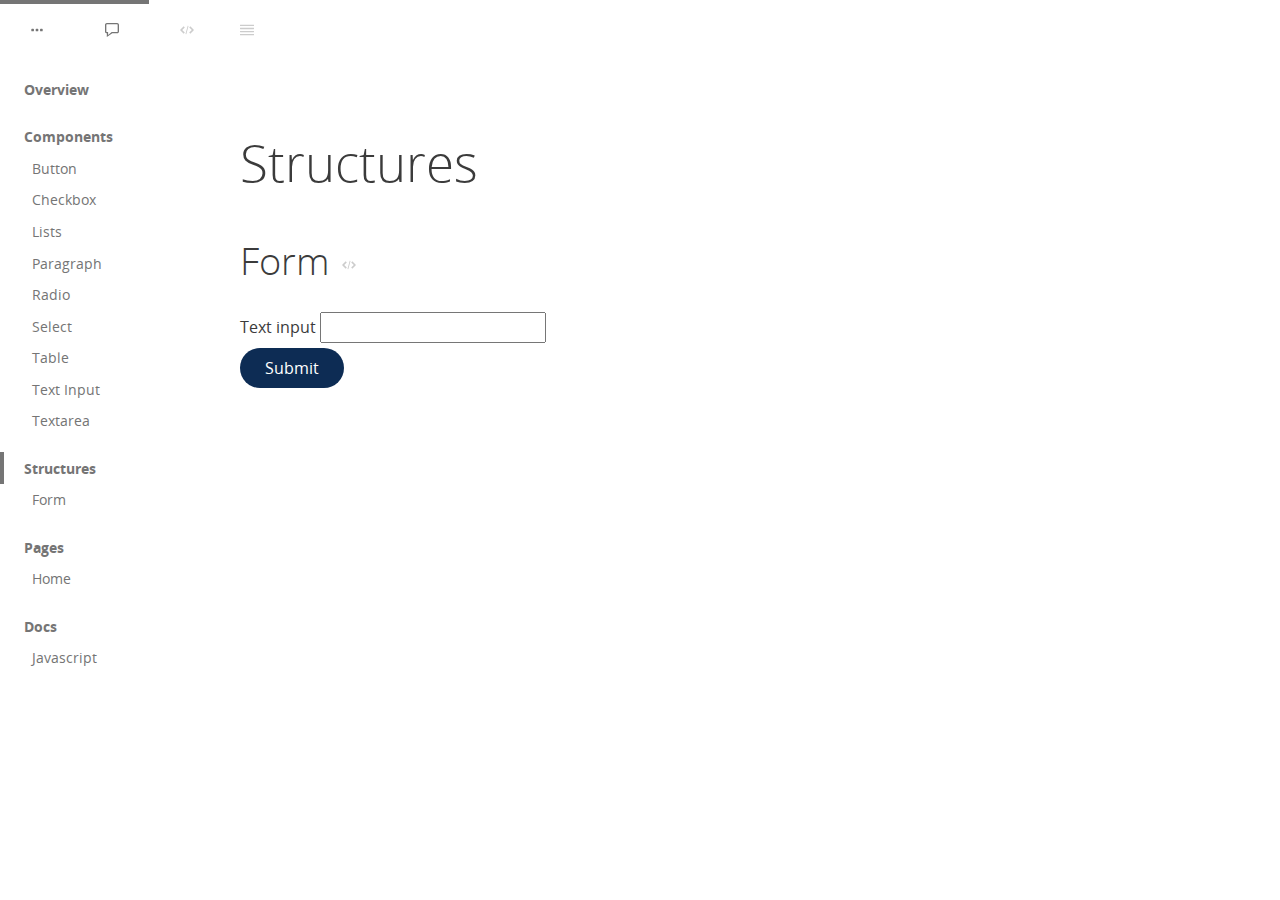
<file: structures.html>
<!doctype html>
<html lang="">
<head>

	<meta charset="utf-8">
	<meta http-equiv="x-ua-compatible" content="ie=edge">
	<meta name="viewport" content="width=device-width, initial-scale=1">

	<title></title>

	<link rel="stylesheet" href="assets/fabricator/styles/f.css">

	<!-- toolkit styles -->
	<link rel="stylesheet" href="assets/toolkit/styles/jungerino-styles.css">
	<!-- /toolkit styles -->

</head>
<body>

		<!-- fabricator icons -->
		<svg style="display: none;">
			<symbol id="f-icon-code" viewBox="0 0 512 512">
				<path d="M377.3 121.3l-40.5 40.4 94.4 94.3-94.4 94.3 40.5 40.4L512 256zM134.7 121.3L0 256l134.7 134.7 40.5-40.4L80.8 256l94.4-94.3zM281.8 103.8zM230.183 408.16l-29.233-7.97 80.85-296.484 29.234 7.972z"/>
			</symbol>
			<symbol id="f-icon-notes" viewBox="0 0 512 512">
				<path d="M443.8 0H68.2C30.6 0 0 30.5 0 68v264.2c0 16.6 8.9 29.5 25.9 37.5 15.3 7.2 33.1 8.4 40.1 8.5V512l201.6-134h176.1c37.6 0 68.2-30.3 68.2-67.8V68c.1-37.5-30.5-68-68.1-68zM114 438V330H68.2c-11.1 0-19.2-8.8-19.2-19.8V68c0-11 8.2-20 19.2-20h375.5c11.1 0 19.2 9 19.2 20v242.2c0 11-8.2 19.8-19.2 19.8H244.2L114 438z"/>
			</symbol>
			<symbol id="f-icon-labels" viewBox="0 0 512 512">
				<path d="M304 280c0 13.2-10.8 24-24 24h-48c-13.2 0-24-10.8-24-24v-48c0-13.2 10.8-24 24-24h48c13.2 0 24 10.8 24 24v48zM464 280c0 13.2-10.8 24-24 24h-48c-13.2 0-24-10.8-24-24v-48c0-13.2 10.8-24 24-24h48c13.2 0 24 10.8 24 24v48zM144 280c0 13.2-10.8 24-24 24H72c-13.2 0-24-10.8-24-24v-48c0-13.2 10.8-24 24-24h48c13.2 0 24 10.8 24 24v48z"/>
			</symbol>
			<symbol id="f-icon-menu" viewBox="0 0 512 512">
				<path d="M512 100c0 6.6-5.4 12-12 12H12c-6.6 0-12-5.4-12-12V76c0-6.6 5.4-12 12-12h488c6.6 0 12 5.4 12 12v24zM512 212c0 6.6-5.4 12-12 12H12c-6.6 0-12-5.4-12-12v-24c0-6.6 5.4-12 12-12h488c6.6 0 12 5.4 12 12v24zM512 324c0 6.6-5.4 12-12 12H12c-6.6 0-12-5.4-12-12v-24c0-6.6 5.4-12 12-12h488c6.6 0 12 5.4 12 12v24zM512 436c0 6.6-5.4 12-12 12H12c-6.6 0-12-5.4-12-12v-24c0-6.6 5.4-12 12-12h488c6.6 0 12 5.4 12 12v24z"/>
			</symbol>
			<symbol id="f-icon-settings" viewBox="0 0 512 512">
				<path d="M256 377.3c-67.5 0-121.6-53.9-121.6-121.3s54-121.3 121.6-121.3S377.6 188.6 377.6 256 323.5 377.3 256 377.3zm0-215.6c-52.7 0-94.6 41.8-94.6 94.3s41.9 94.3 94.6 94.3 94.6-41.8 94.6-94.3-41.9-94.3-94.6-94.3zM293.2 512h-72.9L200 450c-13.5-4-27-9.4-39.2-16.2l-59.4 29.6L50 412.3 79.7 353c-6.8-12.1-12.2-25.6-16.2-39.1L0 292.4v-72.8l62.1-20.2c4.1-13.5 9.5-26.9 16.2-39.1L48.6 101 100 49.9l59.4 29.6c12.2-6.7 25.7-12.1 39.2-16.2L220.2 0h72.9l20.3 62c13.5 4 27 9.4 39.2 16.2L412 48.5l51.3 51.2-29.7 59.3c6.8 12.1 12.2 25.6 16.2 39.1l62.1 20.2V291l-62.1 20.2c-4.1 13.5-9.5 26.9-16.2 39.1l29.7 59.3-51.3 51.2-59.4-29.6c-12.2 6.7-25.7 12.1-39.2 16.2L293.2 512zm-54.1-26.9h35.1l18.9-57.9 6.8-1.3c16.2-4 31.1-10.8 45.9-18.9l6.8-4 54 26.9 24.3-24.3-27-53.9 4.1-6.7c8.1-13.5 14.9-29.6 18.9-45.8l1.4-6.7 58.1-18.9v-35l-58.1-18.9-1.4-6.7c-4.1-16.2-10.8-31-18.9-45.8l-4.1-6.7 27-53.9-24.3-24.3-54 26.9-6.8-4c-14.8-8.2-29.7-14.9-45.9-19l-6.8-1.3L274.2 27h-35.1l-18.9 57.9-6.8 1.3c-16.2 4-31.1 10.8-45.9 18.9l-6.8 4-54-26.9-24.3 24.3 27 53.9-4.1 6.7c-8.1 13.5-14.9 29.6-18.9 45.8l-1.4 6.7-58 18.9v35l58.1 18.9 1.4 6.7c4.1 16.2 10.8 31 18.9 45.8l4.1 6.7-27 53.9 24.3 24.3 54-26.9 6.8 4c14.9 8.1 29.7 14.8 45.9 18.9l6.8 1.3 18.8 58z"/>
			</symbol>
		</svg>
		<!-- /fabricator icons -->
		<!-- fabricator menu -->
		<div class="f-menu">
		
			<div class="f-controls">
				<div class="f-control f-global-control" data-f-toggle-control="labels" title="Toggle Labels">
					<svg>
						<use xlink:href="#f-icon-labels" />
					</svg>
				</div>
				<div class="f-control f-global-control" data-f-toggle-control="notes" title="Toggle Notes">
					<svg>
						<use xlink:href="#f-icon-notes" />
					</svg>
				</div>
				<div class="f-control f-global-control" data-f-toggle-control="code" title="Toggle Code">
					<svg>
						<use xlink:href="#f-icon-code" />
					</svg>
				</div>
			</div>
		
			<ul>
		
				<li>
					<a href="index.html" class="f-menu__heading">Overview</a>
				</li>
		
				<li>
					<a href="components.html" class="f-menu__heading">Components</a>
					<ul>
						<li>
							<a href="components.html#button">Button</a>
						</li>
						<li>
							<a href="components.html#checkbox">Checkbox</a>
						</li>
						<li>
							<a href="components.html#lists">Lists</a>
						</li>
						<li>
							<a href="components.html#paragraph">Paragraph</a>
						</li>
						<li>
							<a href="components.html#radio">Radio</a>
						</li>
						<li>
							<a href="components.html#select">Select</a>
						</li>
						<li>
							<a href="components.html#table">Table</a>
						</li>
						<li>
							<a href="components.html#text-input">Text Input</a>
						</li>
						<li>
							<a href="components.html#textarea">Textarea</a>
						</li>
					</ul>
				</li>
				<li>
					<a href="structures.html" class="f-menu__heading">Structures</a>
					<ul>
						<li>
							<a href="structures.html#form">Form</a>
						</li>
					</ul>
				</li>
		
				<li>
					<a href="pages.html" class="f-menu__heading">Pages</a>
					<ul>
						<li>
							<a href="pages/home.html" target="_blank">Home</a>
						</li>
					</ul>
				</li>
		
				<li>
					<a href="docs.html" class="f-menu__heading">Docs</a>
					<ul>
						<li>
							<a href="docs.html#javascript">Javascript</a>
						</li>
					</ul>
				</li>
		
			</ul>
		
		
		</div>
		<!-- /fabricator menu -->
		<div class="f-container">
			<div class="f-control-bar">
				<div class="f-control f-menu-toggle">
					<svg>
						<use xlink:href="#f-icon-menu" />
					</svg>
				</div>
			</div>


	
<h1 data-f-toggle="labels">Structures</h1>


<div class="f-item-group" id="form">

	<div class="f-item-heading-group" data-f-toggle="labels">
		<h2 class="f-item-heading">Form</h2>
		<div class="f-item-controls">
			<span class="f-control f-icon" data-f-toggle-control="code" title="Toggle Code">
				<svg>
					<use xlink:href="#f-icon-code" />
				</svg>
			</span>
		</div>
	</div><div class="f-item-preview">
	<form action="">
	<div>
		<label for="textInput">Text input</label>
		<input type="text" id="textInput" /> </div>
	<button class="btn btn-oval">Submit</button>
</form>
</div>
<div class="f-item-code f-item-hidden" data-f-toggle="code">
	<pre><code class="language-markup">&lt;form action&#x3D;&quot;&quot;&gt;
	&lt;div&gt;
		&lt;label for&#x3D;&quot;textInput&quot;&gt;Text input&lt;/label&gt;
		&lt;input type&#x3D;&quot;text&quot; id&#x3D;&quot;textInput&quot; /&gt; &lt;/div&gt;
	&lt;button class&#x3D;&quot;btn btn-oval&quot;&gt;Submit&lt;/button&gt;
&lt;/form&gt;</code></pre>
</div>


</div>




		</div>
	<script src="assets/fabricator/scripts/f.js"></script>

	<!-- toolkit scripts -->
	<script src="assets/toolkit/scripts/toolkit.js"></script>
	<!-- /toolkit scripts -->

</body>
</html>
</file>
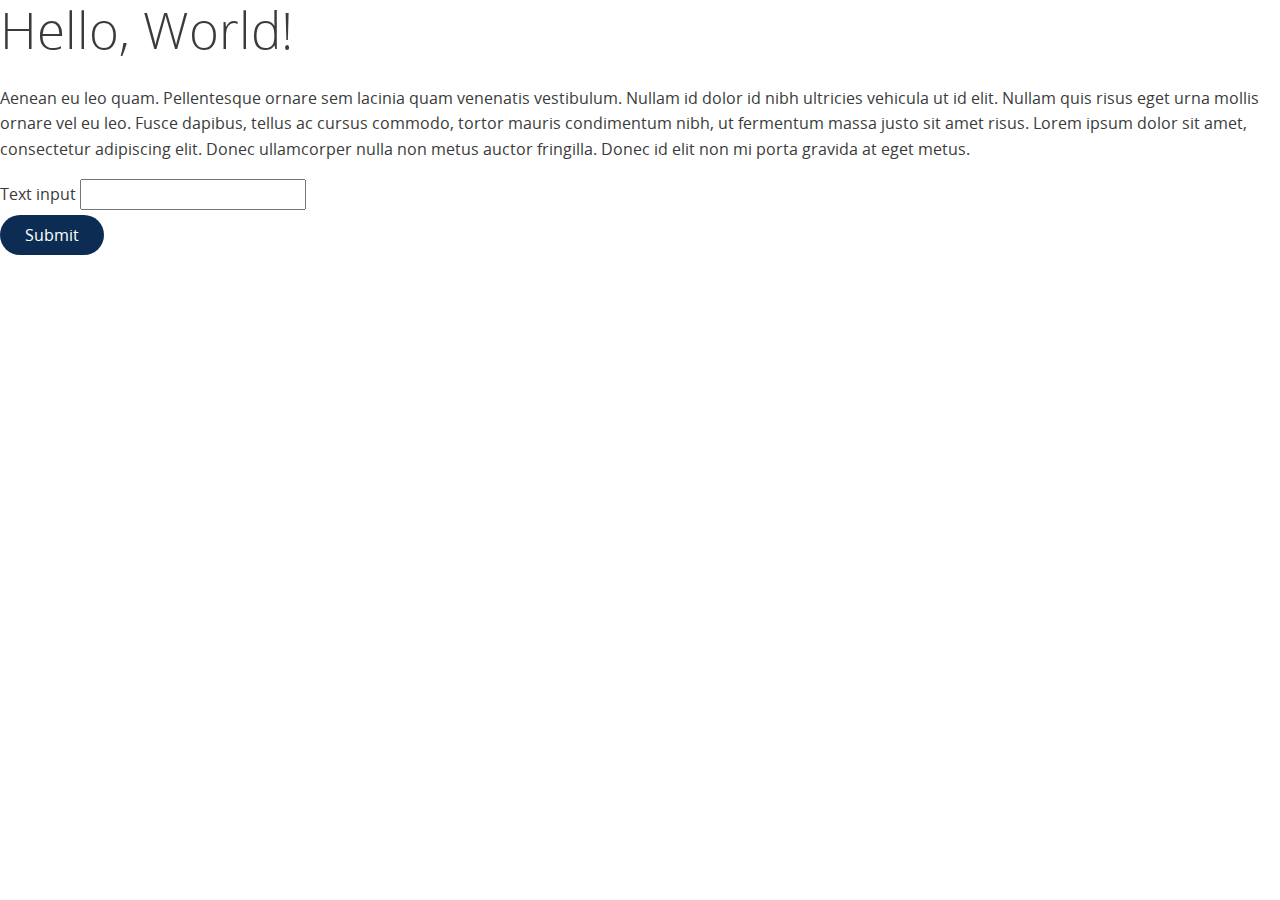
<file: pages/home.html>
<!doctype html>
<html lang="">
<head>

	<meta charset="utf-8">
	<meta http-equiv="x-ua-compatible" content="ie=edge">
	<meta name="viewport" content="width=device-width, initial-scale=1">

	<title></title>

	

	<!-- toolkit styles -->
	<link rel="stylesheet" href="../assets/toolkit/styles/jungerino-styles.css">
	<!-- /toolkit styles -->

</head>
<body>



	<h1>Hello, World!</h1>

<p>Aenean eu leo quam. Pellentesque ornare sem lacinia quam venenatis vestibulum. Nullam id dolor id nibh ultricies vehicula ut id elit. Nullam quis risus eget urna mollis ornare vel eu leo. Fusce dapibus, tellus ac cursus commodo, tortor mauris condimentum nibh, ut fermentum massa justo sit amet risus. Lorem ipsum dolor sit amet, consectetur adipiscing elit. Donec ullamcorper nulla non metus auctor fringilla. Donec id elit non mi porta gravida at eget metus.</p>
<div>
	<form action="">
		<div>
			<label for="textInput">Text input</label>
			<input type="text" id="textInput" />	</div>
		<button class="btn btn-oval">Submit</button></form></div>




	<!-- toolkit scripts -->
	<script src="../assets/toolkit/scripts/toolkit.js"></script>
	<!-- /toolkit scripts -->

</body>
</html>
</file>
